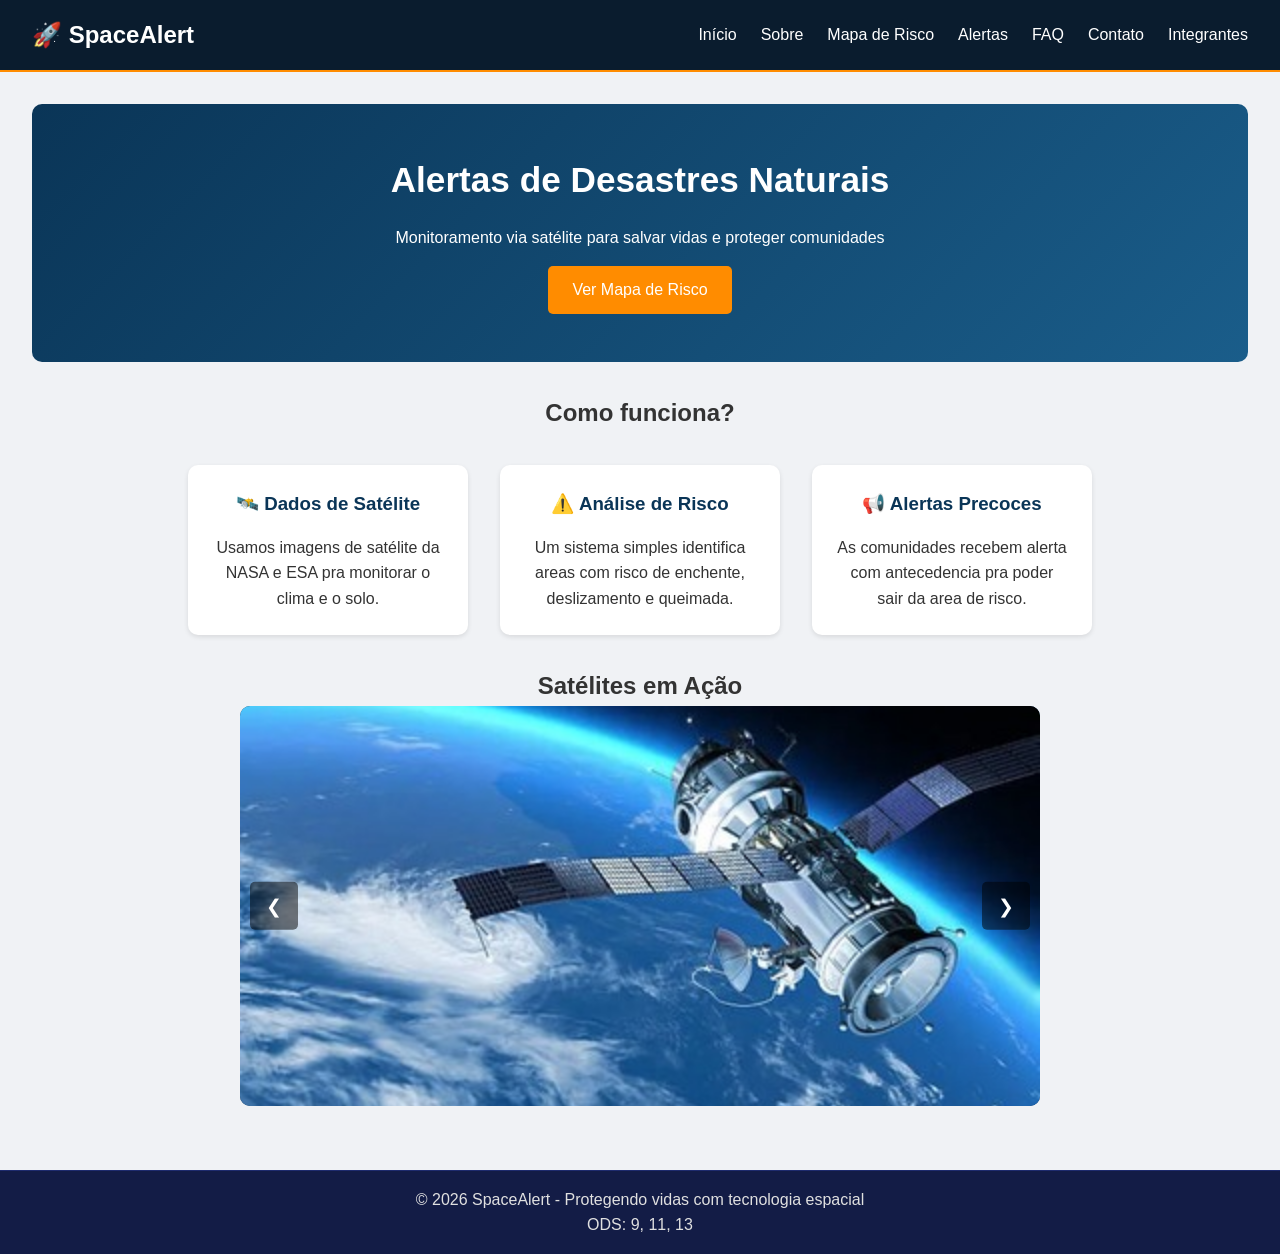
<file: index.html>
<!DOCTYPE html>
<html lang="pt-br">
<head>
    <meta charset="UTF-8">
    <meta name="viewport" content="width=device-width, initial-scale=1.0">
    <title>SpaceAlert - Alerta de Desastres</title>
    <link rel="stylesheet" href="css/style.css">
</head>
<body>





    <header>
        <div class="logo">
            <h1>🚀 SpaceAlert</h1>
        </div>
        <nav>

            <div class="menu-hamburguer" id="menu-hamburguer">
                <span></span>
                <span></span>
                <span></span>
            </div>
            <ul class="menu" id="menu">
                <li><a href="index.html">Início</a></li>
                <li><a href="sobre.html">Sobre</a></li>
                <li><a href="risco.html">Mapa de Risco</a></li>
                <li><a href="alertas.html">Alertas</a></li>
                <li><a href="faq.html">FAQ</a></li>
                <li><a href="contato.html">Contato</a></li>
                <li><a href="integrantes.html">Integrantes</a></li>
            </ul>

        </nav>
    </header>

    <main>

        <section class="hero">
            <h1>Alertas de Desastres Naturais</h1>
            <p>Monitoramento via satélite para salvar vidas e proteger comunidades</p>
            <a href="risco.html" class="btn">Ver Mapa de Risco</a>
        </section>

        <section class="cards">
            <h2>Como funciona?</h2>
            <div class="cards-container">
                <div class="card">
                    <h3>🛰️ Dados de Satélite</h3>
                    <p>Usamos imagens de satélite da NASA e ESA pra monitorar o clima e o solo.</p>
                </div>
                <div class="card">
                    <h3>⚠️ Análise de Risco</h3>
                    <p>Um sistema simples identifica areas com risco de enchente, deslizamento e queimada.</p>
                </div>
                <div class="card">
                    <h3>📢 Alertas Precoces</h3>
                    <p>As comunidades recebem alerta com antecedencia pra poder sair da area de risco.</p>
                </div>


            </div>

        </section>

        <section class="slider-section">
            <h2>Satélites em Ação</h2>
            <div class="slider-container">
                <button class="slider-btn prev" id="prevBtn">❮</button>
                <div class="slider">
                    <img src="assets/imagens/satelite1.jpg" alt="Satelite monitorando a Terra" class="slide active">
                    <img src="assets/imagens/satelite2.jpg" alt="Imagem do satelite mostrando desmatamento" class="slide">
                    <img src="assets/imagens/alerta.jpg" alt="Alerta de desastre na tela" class="slide">
                </div>
                <button class="slider-btn next" id="nextBtn">❯</button>
            </div>
        </section>
    </main>

    <footer>
        <p>&copy; 2026 SpaceAlert - Protegendo vidas com tecnologia espacial</p>
        <p>ODS: 9, 11, 13</p>
    </footer>

    <script src="js/main.js"></script>
</body>
</html>
</file>
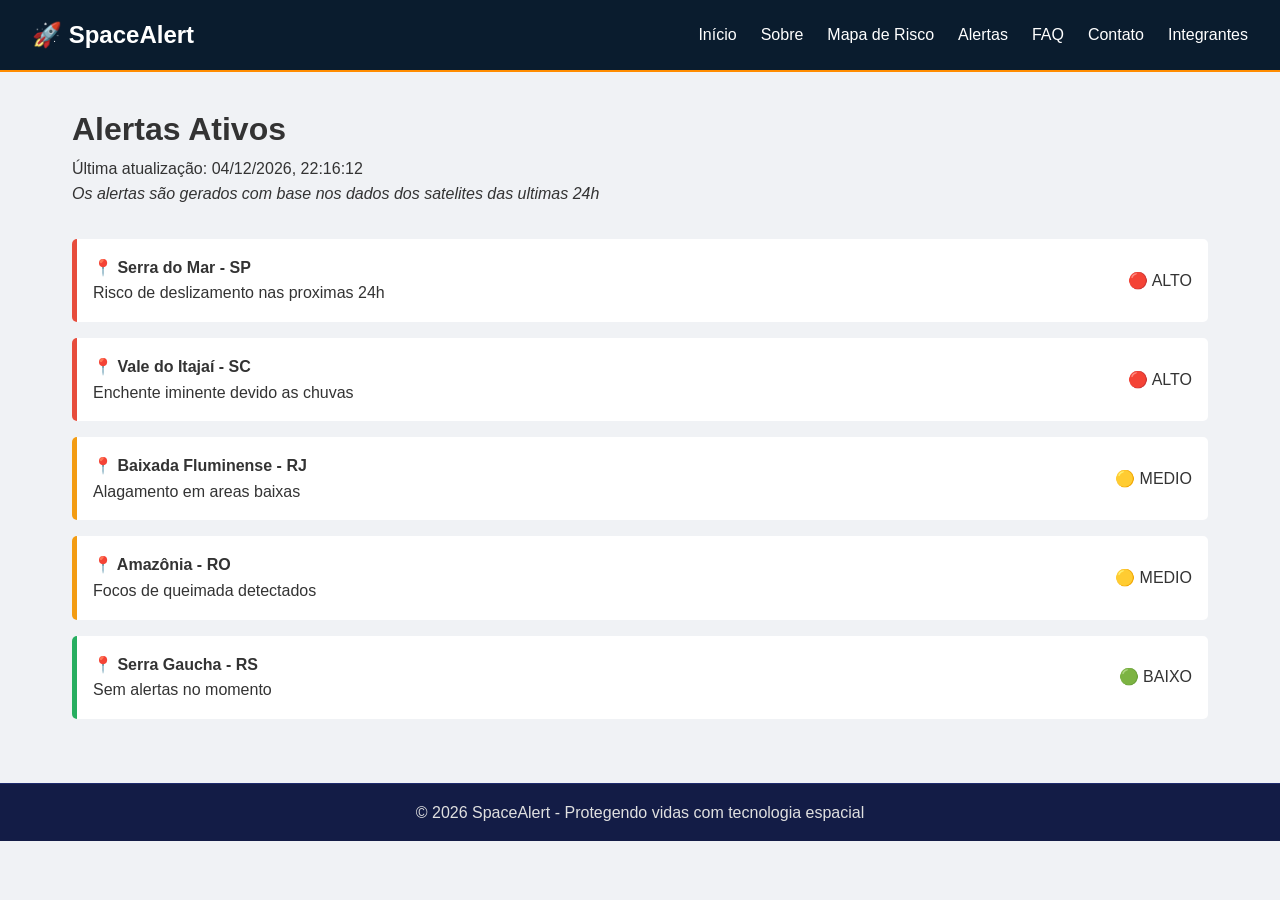
<file: alertas.html>
<!DOCTYPE html>
<html lang="pt-br">
<head>
    <meta charset="UTF-8">
    <meta name="viewport" content="width=device-width, initial-scale=1.0">
    <title>SpaceAlert - Alertas Ativos</title>
    <link rel="stylesheet" href="css/style.css">
</head>
<body>

    <header>
        <div class="logo">
            <h1>🚀 SpaceAlert</h1>
        </div>
        <nav>
            <div class="menu-hamburguer" id="menu-hamburguer">
                <span></span>
                <span></span>
                <span></span>
            </div>
            <ul class="menu" id="menu">
                <li><a href="index.html">Início</a></li>
                <li><a href="sobre.html">Sobre</a></li>
                <li><a href="risco.html">Mapa de Risco</a></li>
                <li><a href="alertas.html">Alertas</a></li>
                <li><a href="faq.html">FAQ</a></li>
                <li><a href="contato.html">Contato</a></li>
                <li><a href="integrantes.html">Integrantes</a></li>
            </ul>
        </nav>
    </header>

    <main class="container">
        <h1>Alertas Ativos</h1>
        <p>Última atualização: <span id="dataAtualizacao"></span></p>
        <p><em>Os alertas são gerados com base nos dados dos satelites das ultimas 24h</em></p>

        <div id="listaAlertas" class="alertas-container">
            <!-- alertas aparecem aqui via JS -->
        </div>
    </main>

    <footer>
        <p>&copy; 2026 SpaceAlert - Protegendo vidas com tecnologia espacial</p>
    </footer>

    <script src="js/main.js"></script>
</body>
</html>
</file>
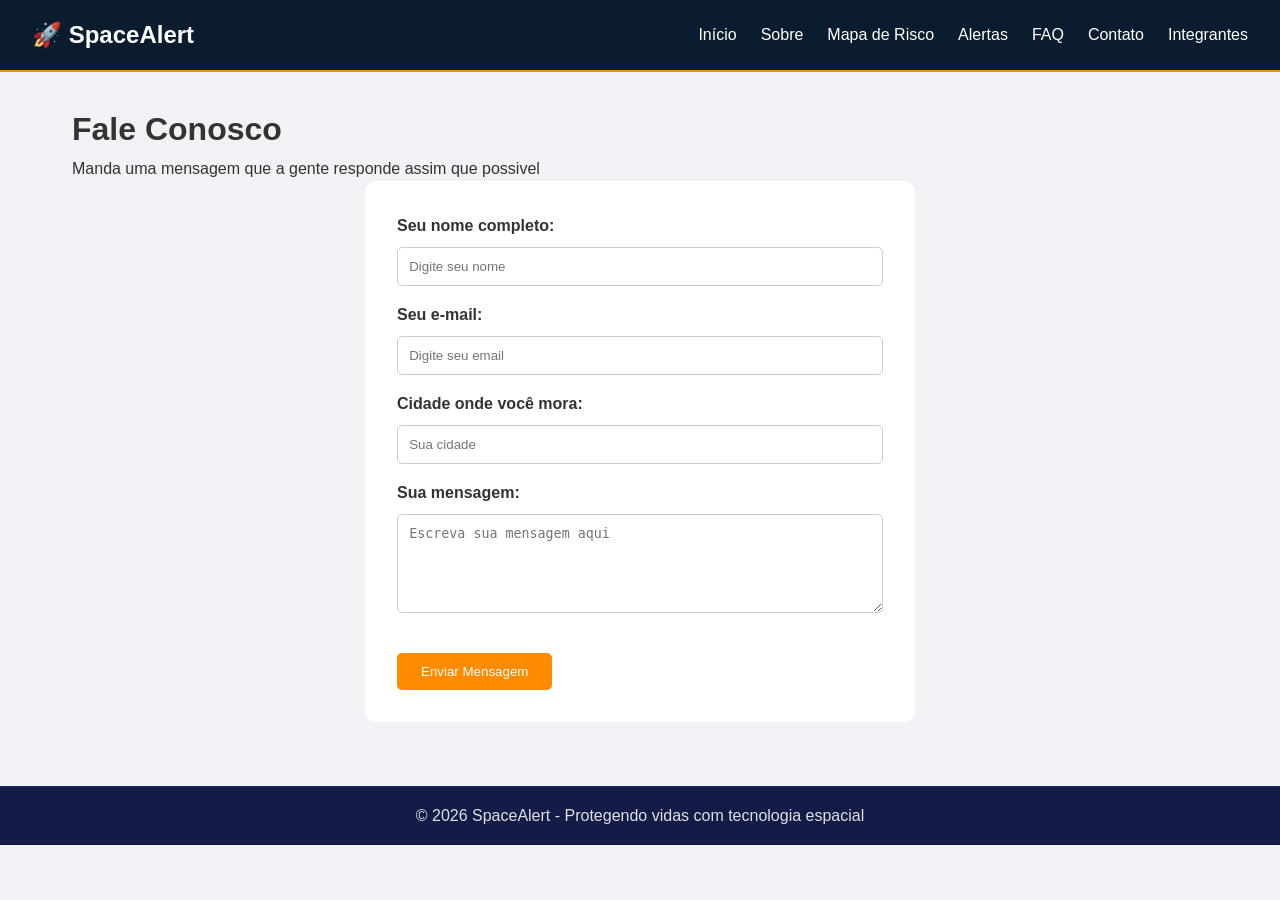
<file: contato.html>
<!DOCTYPE html>
<html lang="pt-br">
<head>
    <meta charset="UTF-8">
    <meta name="viewport" content="width=device-width, initial-scale=1.0">
    <title>SpaceAlert - Fale Conosco</title>
    <link rel="stylesheet" href="css/style.css">
</head>
<body>

    <header>
        <div class="logo">
            <h1>🚀 SpaceAlert</h1>
        </div>
        <nav>
            <div class="menu-hamburguer" id="menu-hamburguer">
                <span></span>
                <span></span>
                <span></span>
            </div>
            <ul class="menu" id="menu">
                <li><a href="index.html">Início</a></li>
                <li><a href="sobre.html">Sobre</a></li>
                <li><a href="risco.html">Mapa de Risco</a></li>
                <li><a href="alertas.html">Alertas</a></li>
                <li><a href="faq.html">FAQ</a></li>
                <li><a href="contato.html">Contato</a></li>
                <li><a href="integrantes.html">Integrantes</a></li>
            </ul>
        </nav>
    </header>

    <main class="container">
        <h1>Fale Conosco</h1>
        <p>Manda uma mensagem que a gente responde assim que possivel</p>
        
        <form id="form-contato">
            <div class="form-group">
                <label for="nome">Seu nome completo:</label>
                <input type="text" id="nome" name="nome" placeholder="Digite seu nome" required>
            </div>

            <div class="form-group">
                <label for="email">Seu e-mail:</label>
                <input type="email" id="email" name="email" placeholder="Digite seu email" required>
            </div>

            <div class="form-group">
                <label for="cidade">Cidade onde você mora:</label>
                <input type="text" id="cidade" name="cidade" placeholder="Sua cidade">
            </div>

            <div class="form-group">
                <label for="mensagem">Sua mensagem:</label>
                <textarea id="mensagem" name="mensagem" rows="5" placeholder="Escreva sua mensagem aqui" required></textarea>
            </div>

            <button type="submit" class="btn">Enviar Mensagem</button>
        </form>

        <div id="modal" class="modal">
            <div class="modal-content">
                <span class="fechar">&times;</span>
                <p>✅ Mensagem enviada! Em breve a gente entra em contato.</p>
            </div>
        </div>
    </main>

    <footer>
        <p>&copy; 2026 SpaceAlert - Protegendo vidas com tecnologia espacial</p>
    </footer>

    <script src="js/main.js"></script>
</body>
</html>
</file>
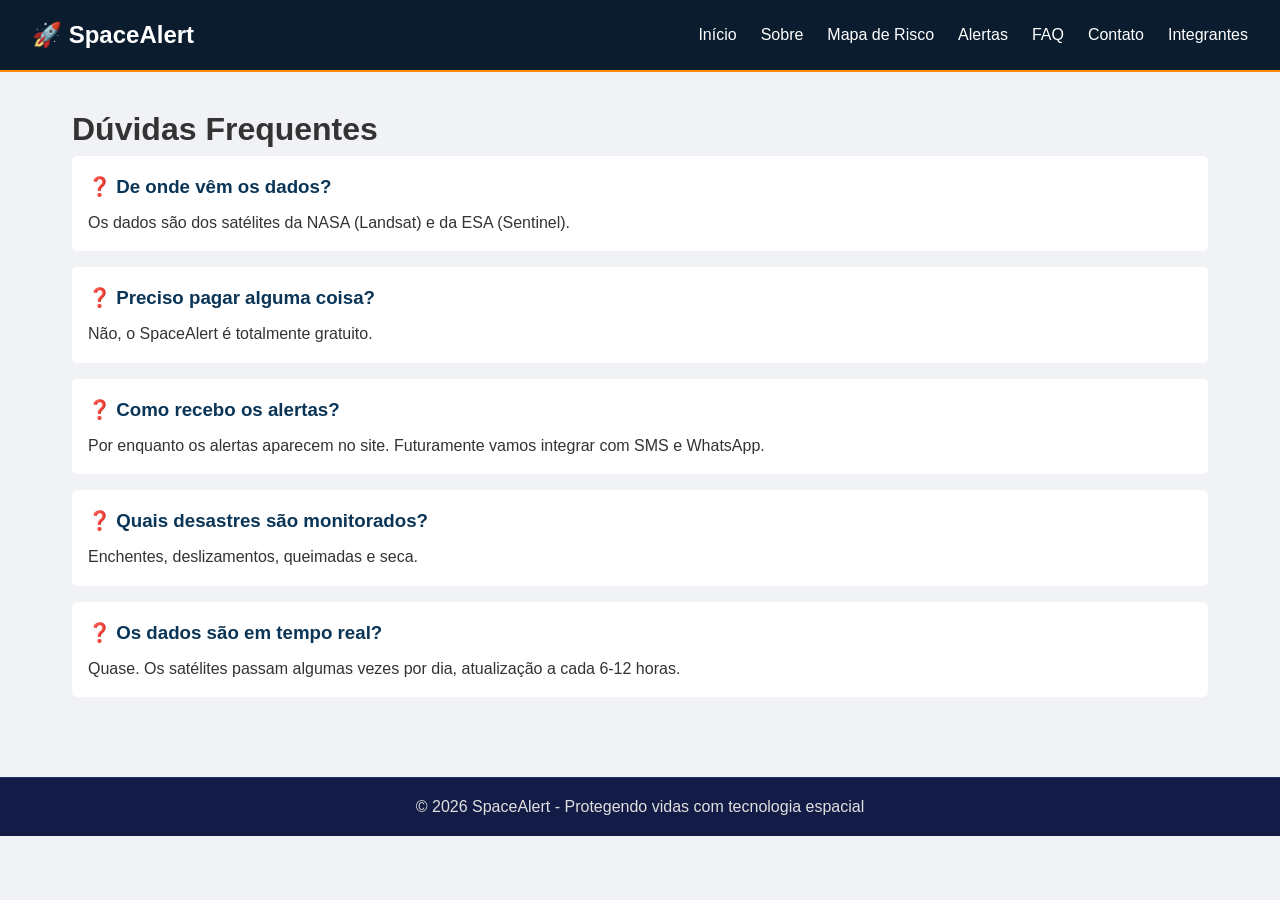
<file: faq.html>
<!DOCTYPE html>
<html lang="pt-br">
<head>
    <meta charset="UTF-8">
    <meta name="viewport" content="width=device-width, initial-scale=1.0">
    <title>SpaceAlert - Perguntas Frequentes</title>
    <link rel="stylesheet" href="css/style.css">
</head>
<body>

    <header>
        <div class="logo">
            <h1>🚀 SpaceAlert</h1>
        </div>
        <nav>
            <div class="menu-hamburguer" id="menu-hamburguer">
                <span></span>
                <span></span>
                <span></span>
            </div>
            <ul class="menu" id="menu">
                <li><a href="index.html">Início</a></li>
                <li><a href="sobre.html">Sobre</a></li>
                <li><a href="risco.html">Mapa de Risco</a></li>
                <li><a href="alertas.html">Alertas</a></li>
                <li><a href="faq.html">FAQ</a></li>
                <li><a href="contato.html">Contato</a></li>
                <li><a href="integrantes.html">Integrantes</a></li>
            </ul>
        </nav>
    </header>

    <main class="container">
        <h1>Dúvidas Frequentes</h1>
        
        <div class="faq-item">
            <h3>❓ De onde vêm os dados?</h3>
            <p>Os dados são dos satélites da NASA (Landsat) e da ESA (Sentinel).</p>
        </div>

        <div class="faq-item">
            <h3>❓ Preciso pagar alguma coisa?</h3>
            <p>Não, o SpaceAlert é totalmente gratuito.</p>
        </div>

        <div class="faq-item">
            <h3>❓ Como recebo os alertas?</h3>
            <p>Por enquanto os alertas aparecem no site. Futuramente vamos integrar com SMS e WhatsApp.</p>
        </div>

        <div class="faq-item">
            <h3>❓ Quais desastres são monitorados?</h3>
            <p>Enchentes, deslizamentos, queimadas e seca.</p>
        </div>

        <div class="faq-item">
            <h3>❓ Os dados são em tempo real?</h3>
            <p>Quase. Os satélites passam algumas vezes por dia, atualização a cada 6-12 horas.</p>
        </div>
    </main>

    <footer>
        <p>&copy; 2026 SpaceAlert - Protegendo vidas com tecnologia espacial</p>
    </footer>

    <script src="js/main.js"></script>
</body>
</html>
</file>
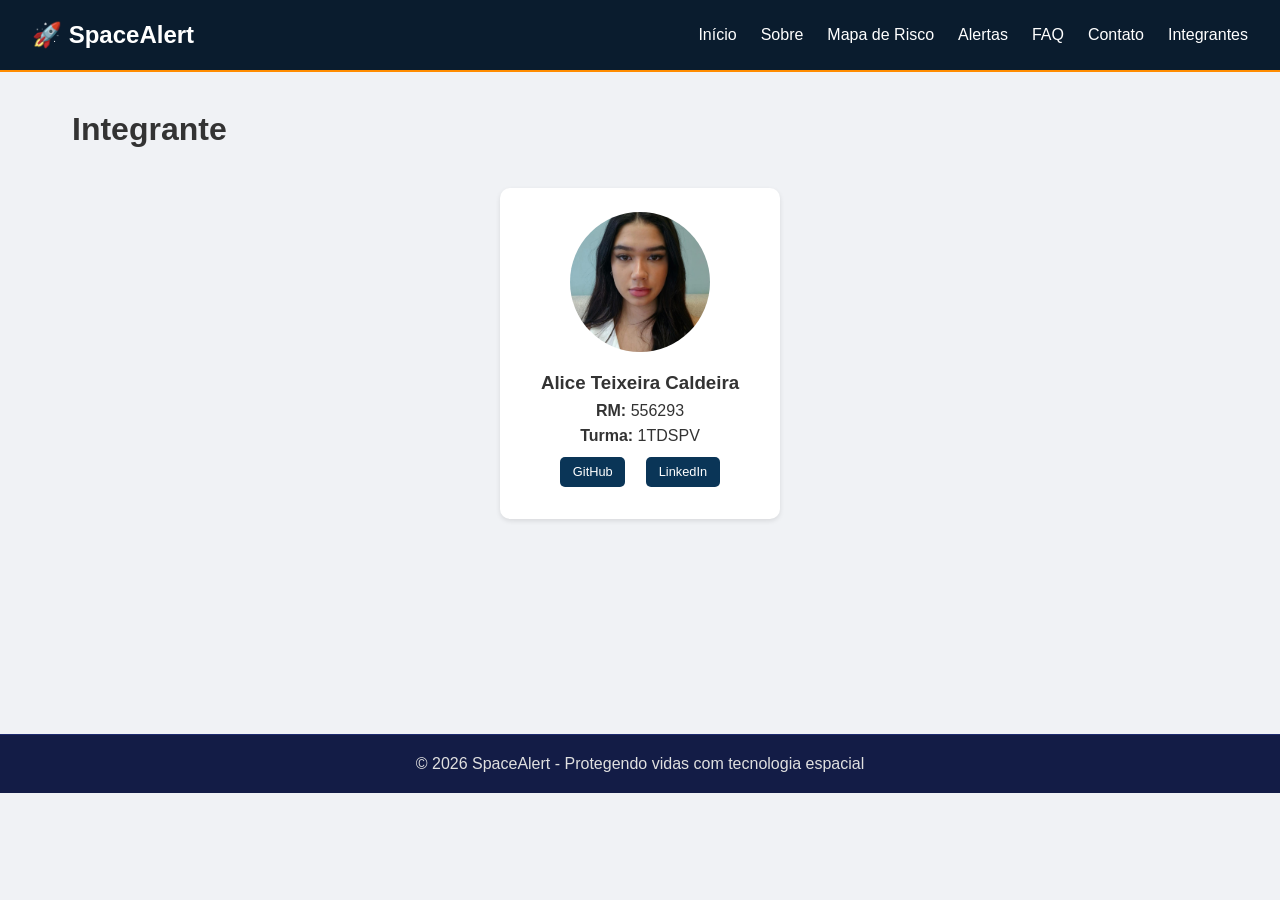
<file: integrantes.html>
<!DOCTYPE html>
<html lang="pt-br">
<head>
    <meta charset="UTF-8">
    <meta name="viewport" content="width=device-width, initial-scale=1.0">
    <title>SpaceAlert - Integrantes</title>
    <link rel="stylesheet" href="css/style.css">
</head>
<body>

    <header>
        <div class="logo">
            <h1>🚀 SpaceAlert</h1>
        </div>

        <nav>
            <div class="menu-hamburguer" id="menu-hamburguer">
                <span></span>
                <span></span>
                <span></span>
            </div>
            <ul class="menu" id="menu">
                <li><a href="index.html">Início</a></li>
                <li><a href="sobre.html">Sobre</a></li>
                <li><a href="risco.html">Mapa de Risco</a></li>
                <li><a href="alertas.html">Alertas</a></li>
                <li><a href="faq.html">FAQ</a></li>
                <li><a href="contato.html">Contato</a></li>
                <li><a href="integrantes.html">Integrantes</a></li>
            </ul>
        </nav>

    </header>



    <main class="container">
        <h1>Integrante</h1>
        
        <div class="equipe-container">
            <div class="integrante-card">
                <!-- Minha oto -->
                <img src="assets/imagens/minha-foto.jpg" alt="minha foto">
                
                <!-- NOME -->
                <h3>Alice Teixeira Caldeira</h3>
                
             <!-- RM -->
                <p><strong>RM:</strong> 556293</p>
                

                <!-- TURMA -->
                <p><strong>Turma:</strong> 1TDSPV</p>
                
                <div class="links">
                    <!-- GitHub -->
                    <a href="https://github.com/AliceTeixeira" target="_blank">GitHub</a>
                    <!-- LinkedIn -->
                    <a href="https://linkedin.com/in/aliceteixeiracaldeira" target="_blank">LinkedIn</a>
                </div>
            </div>
        </div>
    </main>

    <footer>
        <p>&copy; 2026 SpaceAlert - Protegendo vidas com tecnologia espacial</p>
    </footer>

    <script src="js/main.js"></script>
</body>
</html>
</file>
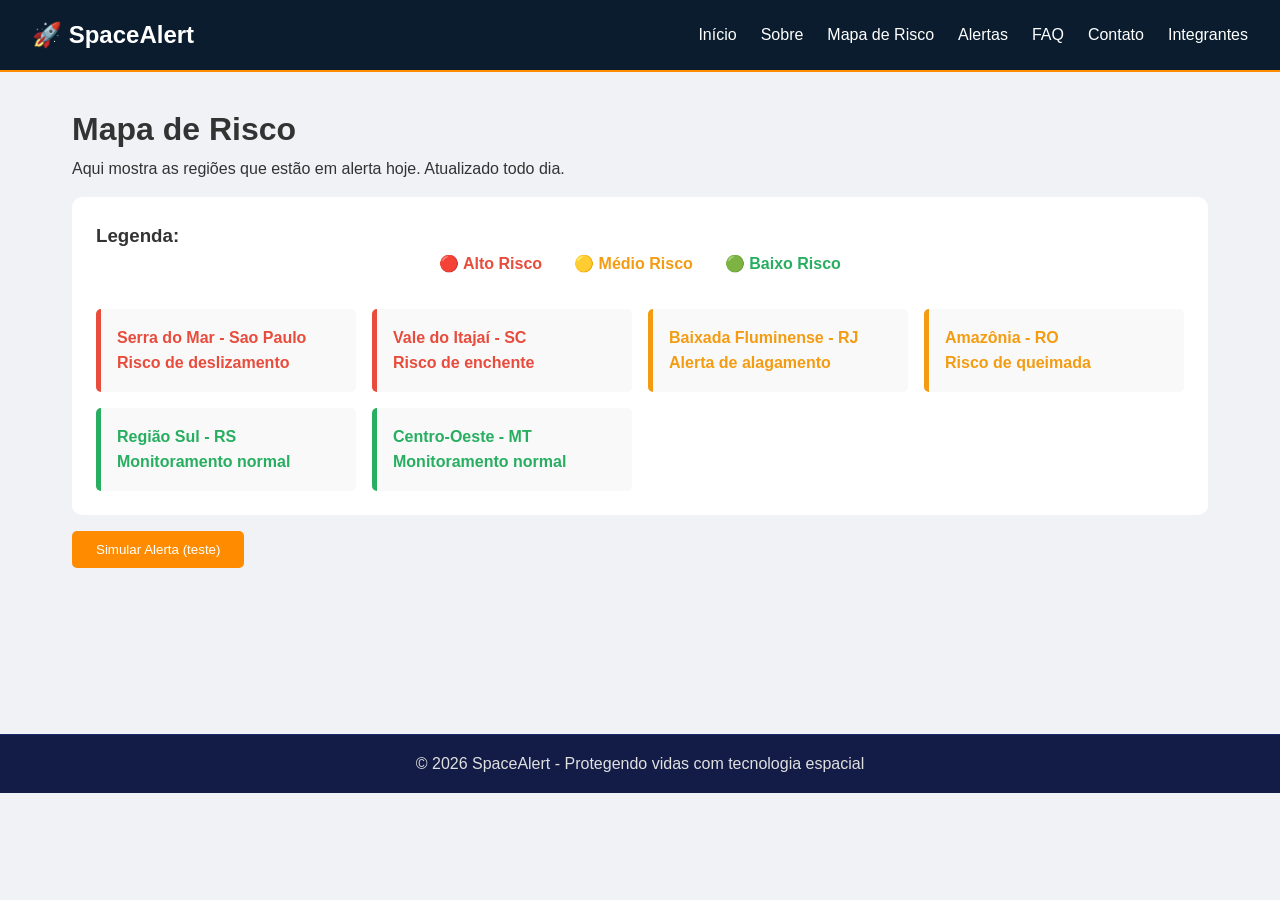
<file: risco.html>
<!DOCTYPE html>
<html lang="pt-br">
<head>
    <meta charset="UTF-8">
    <meta name="viewport" content="width=device-width, initial-scale=1.0">
    <title>SpaceAlert - Mapa de Risco</title>
    <link rel="stylesheet" href="css/style.css">
</head>
<body>

    <header>
        <div class="logo">
            <h1>🚀 SpaceAlert</h1>
        </div>
        <nav>
            <div class="menu-hamburguer" id="menu-hamburguer">
                <span></span>
                <span></span>
                <span></span>
            </div>
            <ul class="menu" id="menu">
                <li><a href="index.html">Início</a></li>
                <li><a href="sobre.html">Sobre</a></li>
                <li><a href="risco.html">Mapa de Risco</a></li>
                <li><a href="alertas.html">Alertas</a></li>
                <li><a href="faq.html">FAQ</a></li>
                <li><a href="contato.html">Contato</a></li>
                <li><a href="integrantes.html">Integrantes</a></li>
            </ul>
        </nav>
        
    </header>

    <main class="container">
        <h1>Mapa de Risco</h1>
        <p>Aqui mostra as regiões que estão em alerta hoje. Atualizado todo dia.</p>

        <div class="mapa-simulado">
            <h3>Legenda:</h3>
            <div class="legenda">
                <span class="risco-alto">🔴 Alto Risco</span>
                <span class="risco-medio">🟡 Médio Risco</span>
                <span class="risco-baixo">🟢 Baixo Risco</span>
            </div>

            <div class="mapa-grid">
                <div class="regiao risco-alto">
                    <strong>Serra do Mar - Sao Paulo</strong>
                    <p>Risco de deslizamento</p>
                </div>
                <div class="regiao risco-alto">
                    <strong>Vale do Itajaí - SC</strong>
                    <p>Risco de enchente</p>
                </div>
                <div class="regiao risco-medio">
                    <strong>Baixada Fluminense - RJ</strong>
                    <p>Alerta de alagamento</p>
                </div>
                <div class="regiao risco-medio">
                    <strong>Amazônia - RO</strong>
                    <p>Risco de queimada</p>
                </div>
                <div class="regiao risco-baixo">
                    <strong>Região Sul - RS</strong>
                    <p>Monitoramento normal</p>
                </div>
                <div class="regiao risco-baixo">
                    <strong>Centro-Oeste - MT</strong>
                    <p>Monitoramento normal</p>
                </div>
            </div>
        </div>

        <button id="simularAlerta" class="btn">Simular Alerta (teste)</button>
    </main>

    <footer>
        <p>&copy; 2026 SpaceAlert - Protegendo vidas com tecnologia espacial</p>
    </footer>

    <script src="js/main.js"></script>
</body>
</html>
</file>
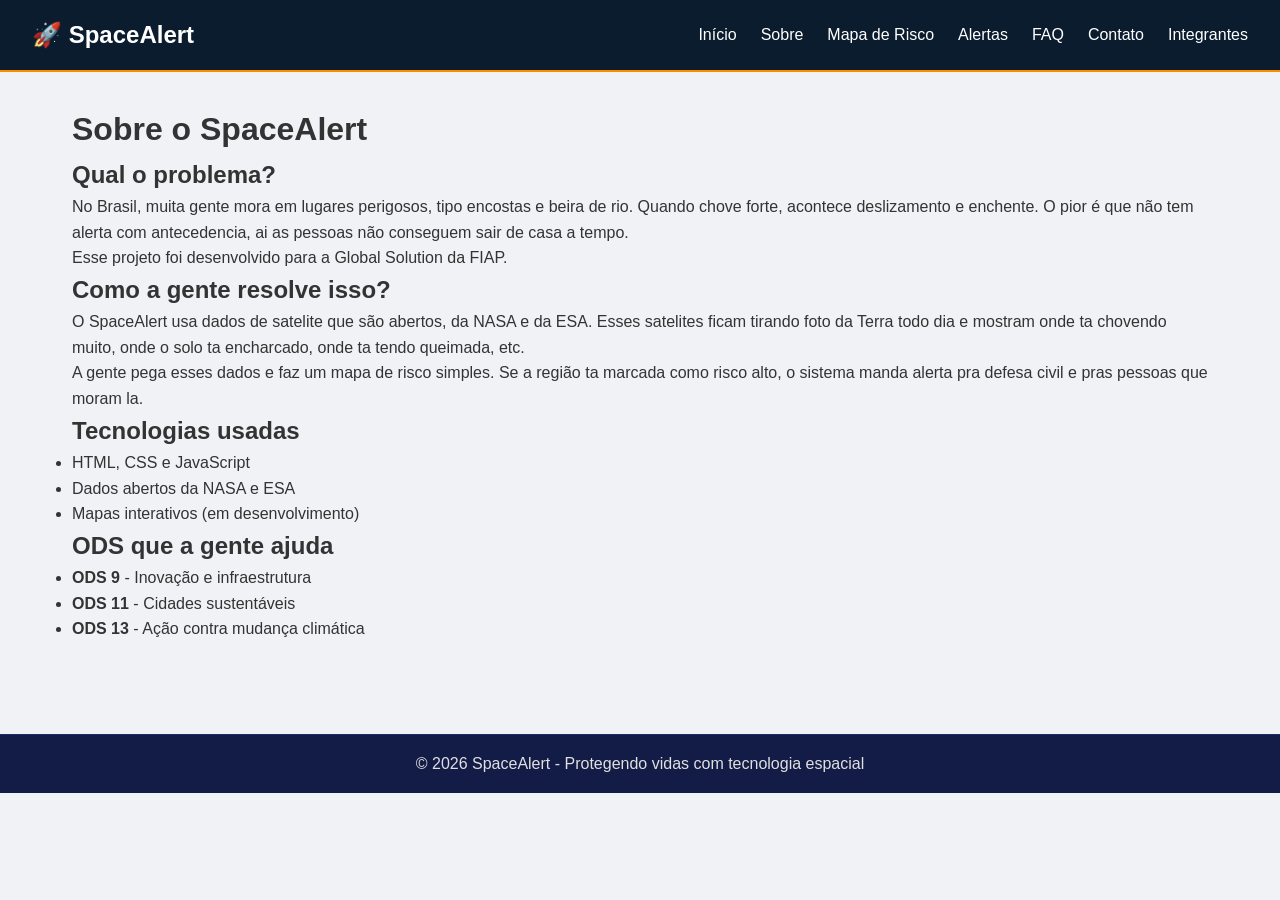
<file: sobre.html>
<!DOCTYPE html>
<html lang="pt-br">
<head>
    <meta charset="UTF-8">
    <meta name="viewport" content="width=device-width, initial-scale=1.0">
    <title>SpaceAlert - Sobre o Projeto</title>
    <link rel="stylesheet" href="css/style.css">
</head>
<body>

    <header>
        <div class="logo">
            <h1>🚀 SpaceAlert</h1>



        </div>
        <nav>
            <div class="menu-hamburguer" id="menu-hamburguer">
                <span></span>
                <span></span>
                <span></span>
            </div>
            <ul class="menu" id="menu">
                <li><a href="index.html">Início</a></li>
                <li><a href="sobre.html">Sobre</a></li>
                <li><a href="risco.html">Mapa de Risco</a></li>
                <li><a href="alertas.html">Alertas</a></li>
                <li><a href="faq.html">FAQ</a></li>
                <li><a href="contato.html">Contato</a></li>
                <li><a href="integrantes.html">Integrantes</a></li>
            </ul>
        </nav>

    </header>

    <main class="container">
        <h1>Sobre o SpaceAlert</h1>
        
        <section>
            <h2>Qual o problema?</h2>
            <p>No Brasil, muita gente mora em lugares perigosos, tipo encostas e beira de rio. Quando chove forte, acontece deslizamento e enchente. O pior é que não tem alerta com antecedencia, ai as pessoas não conseguem sair de casa a tempo.</p>
            <p>Esse projeto foi desenvolvido para a Global Solution da FIAP.</p>

        </section>

        <section>
            <h2>Como a gente resolve isso?</h2>
            <p>O SpaceAlert usa dados de satelite que são abertos, da NASA e da ESA. Esses satelites ficam tirando foto da Terra todo dia e mostram onde ta chovendo muito, onde o solo ta encharcado, onde ta tendo queimada, etc.</p>
            <p>A gente pega esses dados e faz um mapa de risco simples. Se a região ta marcada como risco alto, o sistema manda alerta pra defesa civil e pras pessoas que moram la.</p>
        </section>

        <section>
            <h2>Tecnologias usadas</h2>
            <ul>
                <li>HTML, CSS e JavaScript</li>
                <li>Dados abertos da NASA e ESA</li>
                <li>Mapas interativos (em desenvolvimento)</li>
            </ul>
            
        </section>

        <section>
            <h2>ODS que a gente ajuda</h2>
            <ul>
                <li><strong>ODS 9</strong> - Inovação e infraestrutura</li>
                <li><strong>ODS 11</strong> - Cidades sustentáveis</li>
                <li><strong>ODS 13</strong> - Ação contra mudança climática</li>
            </ul>

        </section>
    </main>

    <footer>
        <p>&copy; 2026 SpaceAlert - Protegendo vidas com tecnologia espacial</p>
    </footer>

    <script src="js/main.js"></script>
</body>
</html>
</file>
<file: css/style.css>
* {
    margin: 0;
    padding: 0;
    box-sizing: border-box;
}

body {
    font-family: Arial, Helvetica, sans-serif;
    line-height: 1.6;
    color: #333;
    background-color: #f0f2f5;
}

header {
    background-color: #0a1c2e;  
    color: white;
    padding: 1rem 2rem;
    display: flex;
    justify-content: space-between;
    align-items: center;
    flex-wrap: wrap;
    border-bottom: 2px solid #ff8c00;
}
.logo h1 {
    font-size: 1.5rem;
}

.menu {
    display: flex;
    list-style: none;
    gap: 1.5rem;
}

.menu li a {
    color: white;
    text-decoration: none;
    font-weight: 500;
}

.menu li a:hover {
    color: #ff8c00;
}

.menu-hamburguer {
    display: none;
    flex-direction: column;
    cursor: pointer;
    gap: 5px;
}

.menu-hamburguer span {
    width: 25px;
    height: 3px;
    background-color: white;
}

main {
    min-height: 70vh;
    padding: 2rem;
}

.container {
    max-width: 1200px;
    margin: 0 auto;
}

.hero {
    background: linear-gradient(135deg, #0a3557, #1a5d8a);
    color: white;
    text-align: center;
    padding: 3rem 2rem;
    border-radius: 10px;
    margin-bottom: 2rem;
}

.hero h1 {
    font-size: 2.2rem;
    margin-bottom: 1rem;
}

.btn {
    display: inline-block;
    background-color: #ff8c00;
    color: white;
    padding: 0.7rem 1.5rem;
    text-decoration: none;
    border-radius: 5px;
    margin-top: 1rem;
    border: none;
    cursor: pointer;
}

.btn:hover {
    background-color: #e07a00;
}

.cards {
    text-align: center;
    margin-bottom: 2rem;
}

.cards h2 {
    margin-bottom: 2rem;
}

.cards-container {
    display: flex;
    gap: 2rem;
    justify-content: center;
    flex-wrap: wrap;
}

.card {
    background: white;
    padding: 1.5rem;
    border-radius: 10px;
    box-shadow: 0 2px 5px rgba(0,0,0,0.1);
    width: 280px;
}

.card h3 {
    margin-bottom: 1rem;
    color: #0a3557;
}

.slider-section {
    text-align: center;
    margin-top: 2rem;
}

.slider-container {
    position: relative;
    max-width: 800px;
    margin: 0 auto;
}

.slider {
    position: relative;
    width: 100%;
    height: 400px;
    overflow: hidden;
    border-radius: 10px;
    background-color: #0a3557;
}

.slide {
    position: absolute;
    top: 0;
    left: 0;
    width: 100%;
    height: 100%;
    object-fit: cover;
    object-position: center;
    opacity: 0;
    transition: opacity 0.5s ease;
}

.slide.active {
    opacity: 1;
}

.slider-btn {
    position: absolute;
    top: 50%;
    transform: translateY(-50%);
    background: rgba(0,0,0,0.5);
    color: white;
    border: none;
    padding: 0.8rem 1rem;
    cursor: pointer;
    font-size: 1.2rem;
    z-index: 10;
    border-radius: 5px;
}

.slider-btn:hover {
    background: rgba(0,0,0,0.8);
}

.prev {
    left: 10px;
}

.next {
    right: 10px;
}

.faq-item {
    background: white;
    margin-bottom: 1rem;
    padding: 1rem;
    border-radius: 5px;
}

.faq-item h3 {
    color: #0a3557;
    margin-bottom: 0.5rem;
}

form {
    background: white;
    padding: 2rem;
    border-radius: 10px;
    max-width: 550px;
    margin: 0 auto;
}

.form-group {
    margin-bottom: 1rem;
}

.form-group label {
    display: block;
    margin-bottom: 0.5rem;
    font-weight: bold;
}

.form-group input,
.form-group textarea {
    width: 100%;
    padding: 0.7rem;
    border: 1px solid #ccc;
    border-radius: 5px;
}

.modal {
    display: none;
    position: fixed;
    top: 0;
    left: 0;
    width: 100%;
    height: 100%;
    background: rgba(0,0,0,0.5);
    justify-content: center;
    align-items: center;
    z-index: 1000;
}

.modal-content {
    background: white;
    padding: 2rem;
    border-radius: 10px;
    text-align: center;
    position: relative;
}

.fechar {
    position: absolute;
    top: 10px;
    right: 15px;
    font-size: 1.5rem;
    cursor: pointer;
}

.equipe-container {
    display: flex;
    justify-content: center;
    margin-top: 2rem;
}

.integrante-card {
    background: white;
    padding: 1.5rem;
    border-radius: 10px;
    text-align: center;
    width: 280px;
    box-shadow: 0 2px 5px rgba(0,0,0,0.1);
}

.integrante-card img {
    width: 140px;
    height: 140px;
    border-radius: 50%;
    object-fit: cover;
    object-position: center;
    margin-bottom: 1rem;
    display: block;
    margin-left: auto;
    margin-right: auto;
}

.integrante-card .links a {
    display: inline-block;
    margin: 0.5rem;
    padding: 0.3rem 0.8rem;
    background: #0a3557;
    color: white;
    text-decoration: none;
    border-radius: 5px;
    font-size: 0.8rem;
}

.integrante-card .links a:hover {
    background: #ff8c00;
}

.mapa-simulado {
    background: white;
    padding: 1.5rem;
    border-radius: 10px;
    margin-top: 1rem;
}

.legenda {
    display: flex;
    gap: 2rem;
    margin-bottom: 2rem;
    justify-content: center;
}

.risco-alto { 
    color: #e74c3c; 
    font-weight: bold; 
}

.risco-medio { 
    color: #f39c12; 
    font-weight: bold; 
}

.risco-baixo { 
    color: #27ae60; 
    font-weight: bold; 
}

.mapa-grid {
    display: grid;
    grid-template-columns: repeat(auto-fit, minmax(250px, 1fr));
    gap: 1rem;
}

.regiao {
    background: #f9f9f9;
    padding: 1rem;
    border-radius: 5px;
    border-left: 5px solid;
}

.regiao.risco-alto { 
    border-left-color: #e74c3c; 
}

.regiao.risco-medio { 
    border-left-color: #f39c12; 
}

.regiao.risco-baixo { 
    border-left-color: #27ae60; 
}

.alertas-container {
    display: flex;
    flex-direction: column;
    gap: 1rem;
    margin-top: 2rem;
}

.alerta-card {
    background: white;
    padding: 1rem;
    border-radius: 5px;
    border-left: 5px solid;
    display: flex;
    justify-content: space-between;
    align-items: center;
    flex-wrap: wrap;
}

.alerta-card.alto { 
    border-left-color: #e74c3c; 
}

.alerta-card.medio { 
    border-left-color: #f39c12; 
}

.alerta-card.baixo { 
    border-left-color: #27ae60; 
}

footer {
    background-color: #131c46;
    color: #e0e0e0;
    text-align: center;
    padding: 1rem;
    margin-top: 2rem;
    border-top: 1px solid #1e2b6e;
}

/* RESPONSIVO - MOBILE */
@media (max-width: 768px) {
    .menu-hamburguer {
        display: flex;
    }

    .menu {
        display: none;
        flex-direction: column;
        width: 100%;
        background-color: #0a3557;
        padding: 1rem;
        position: absolute;
        top: 65px;
        left: 0;
        z-index: 100;
    }

    .menu.active {
        display: flex;
    }

    .cards-container {
        flex-direction: column;
        align-items: center;
    }

    .hero h1 {
        font-size: 1.6rem;
    }

    .slider {
        height: 250px;
    }
    
    .integrante-card img {
        width: 120px;
        height: 120px;
    }
}

@media (max-width: 480px) {
    main {
        padding: 1rem;
    }

    .hero {
        padding: 1.5rem;
    }

    .hero h1 {
        font-size: 1.3rem;
    }

    .slider {
        height: 200px;
    }

    .mapa-grid {
        grid-template-columns: 1fr;
    }
    
    .legenda {
        flex-direction: column;
        gap: 0.5rem;
        align-items: center;
    }
    
    .alerta-card {
        flex-direction: column;
        text-align: center;
        gap: 0.5rem;
    }
}
</file>
